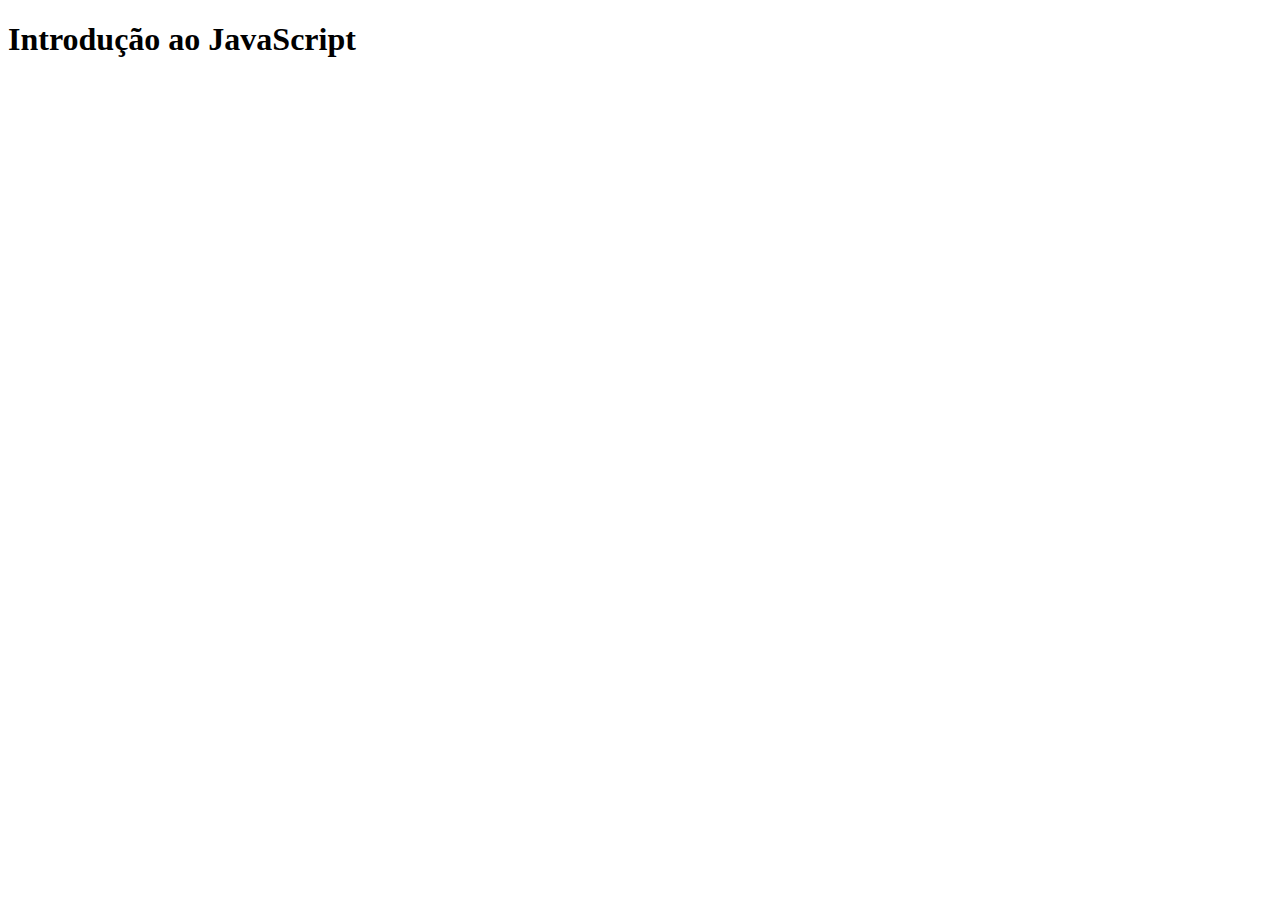
<file: exemplos/1_INTRODUÇÃO/index.html>
<!DOCTYPE html>
<html lang="pt-br">
<head>
    <meta charset="UTF-8">
    <meta name="viewport" content="width=device-width, initial-scale=1.0">
    <title>Introdução</title>
    <!-- Link para arquivo js -->
    <script src="script.js"></script>
</head>
<body>
    <!-- Programador: Ignácio/Valmir -->
    <h1>Introdução ao JavaScript</h1>

    <!-- Script escrito com html -->
    <script>
        console.log("Hello world!");
    </script>
</body>
</html>
</file>
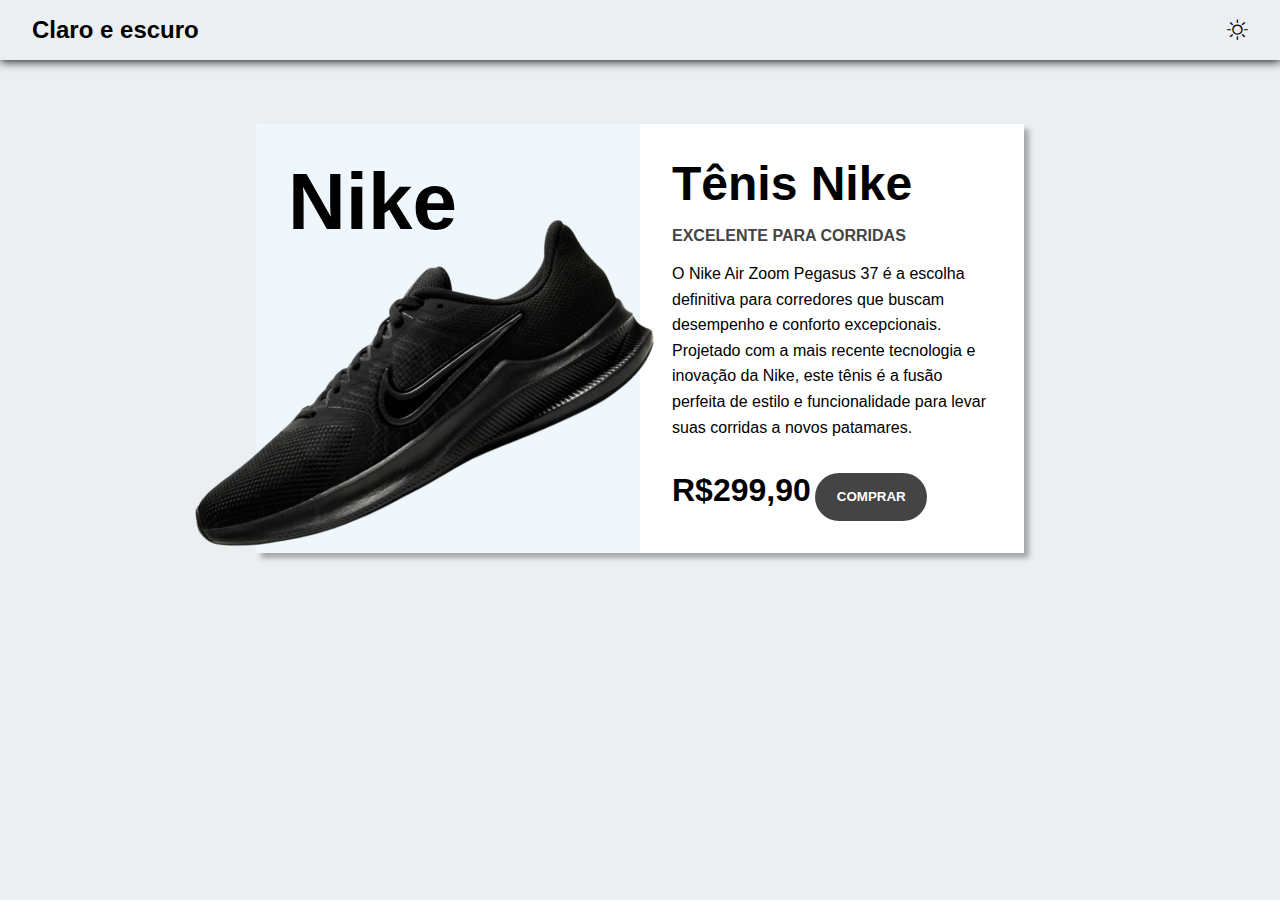
<file: exemplos/JS-light_dark (Alunos)/index.html>
<!DOCTYPE html>
<html lang="pt-br">
  <head>
    <meta charset="UTF-8" />
    <meta http-equiv="X-UA-Compatible" content="IE=edge" />
    <meta name="viewport" content="width=device-width, initial-scale=1.0" />
    <title>Modo escuro</title>

    <!-- Ícones (Bootstrap) -->
    <link rel="stylesheet" href="https://cdn.jsdelivr.net/npm/bootstrap-icons@1.10.5/font/bootstrap-icons.css">

    <!-- Estilo (Próprio) -->
    <link rel="stylesheet" href="css/styles.css" />

    <!-- Script (Próprio) -->
    <script src="js/scripts.js" defer></script>

  </head>
  <body>
    <header>
      <h2>Claro e escuro</h2>
      <div>
        <input type="checkbox" name="change-theme" id="change-theme" />
        <label for="change-theme">
          <i class="bi bi-sun"></i>
          <i class="bi bi-moon"></i
        ></label>
      </div>
    </header>
    <main>
      <div class="card">
        <div class="card-image">
          <span>Nike</span>
          <img src="img/tenis.png" alt="Tenis" />
        </div>
        <div class="card-details">
          <h2>Tênis Nike</h2>
          <p class="subtitle">Excelente para corridas</p>
          <p class="description">
            O Nike Air Zoom Pegasus 37 é a escolha definitiva para corredores que buscam desempenho e conforto excepcionais. Projetado com a mais recente tecnologia e inovação da Nike, este tênis é a fusão perfeita de estilo e funcionalidade para levar suas corridas a novos patamares.
          </p>
          <div class="price-container">
            <span class="price">R$299,90</span>
            <button class="btn">Comprar</button>
          </div>
        </div>
      </div>
    </main>
  </body>
</html>
</file>
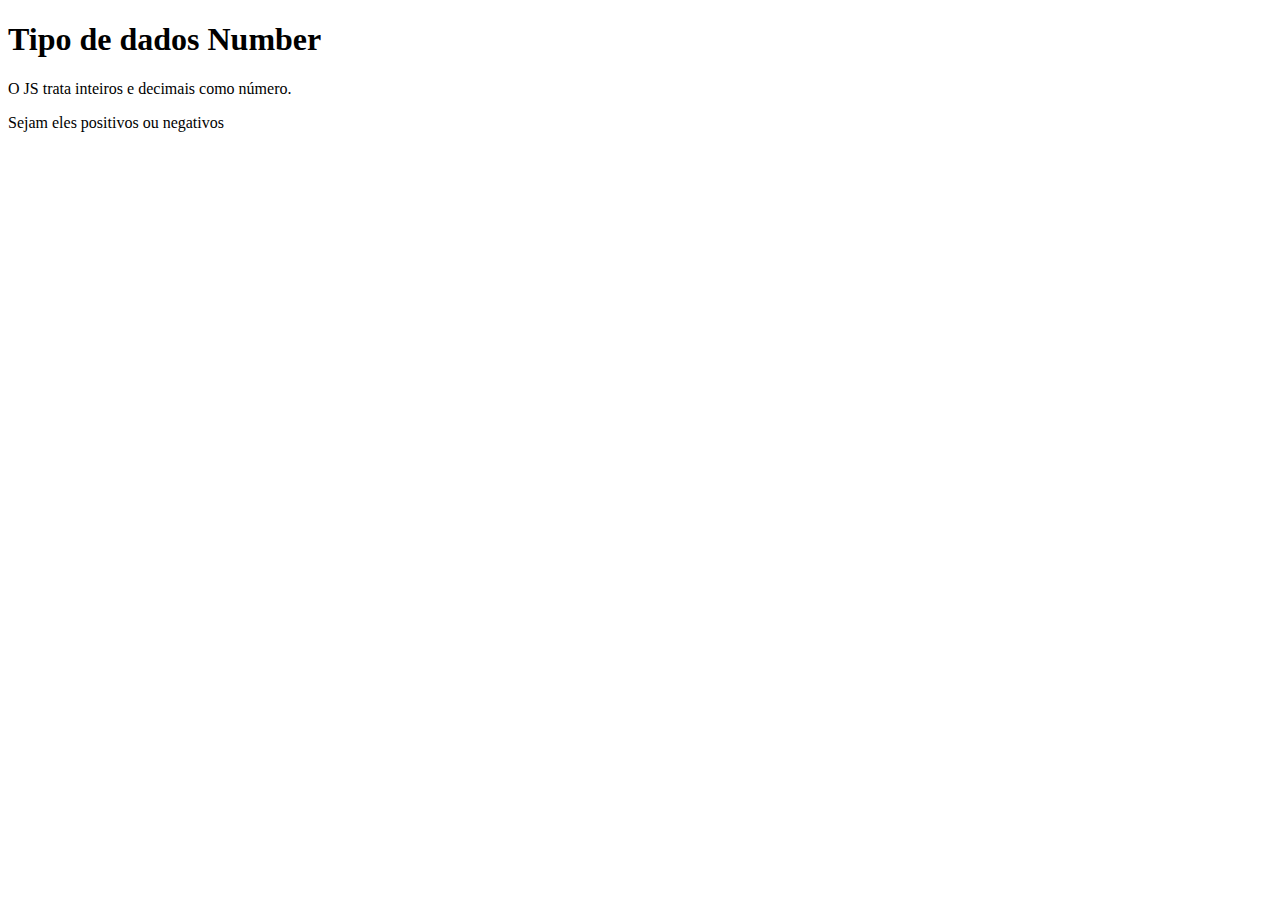
<file: exemplos/2_TIPOS_DE_DADOS/1_number/index.html>
<!DOCTYPE html>
<html lang="pt-br">
<head>
    <meta charset="UTF-8">
    <meta name="viewport" content="width=device-width, initial-scale=1.0">
    <title>Tipos de dados - Númericos</title>

    <script src="script.js"></script>
</head>
<body>
    <!-- Programador: Bruno Querino -->
    <h1>Tipo de dados Number</h1>
    <p>O JS trata inteiros e decimais como número.</p>
    <p>Sejam eles positivos ou negativos</p>
</body>
</html>
</file>
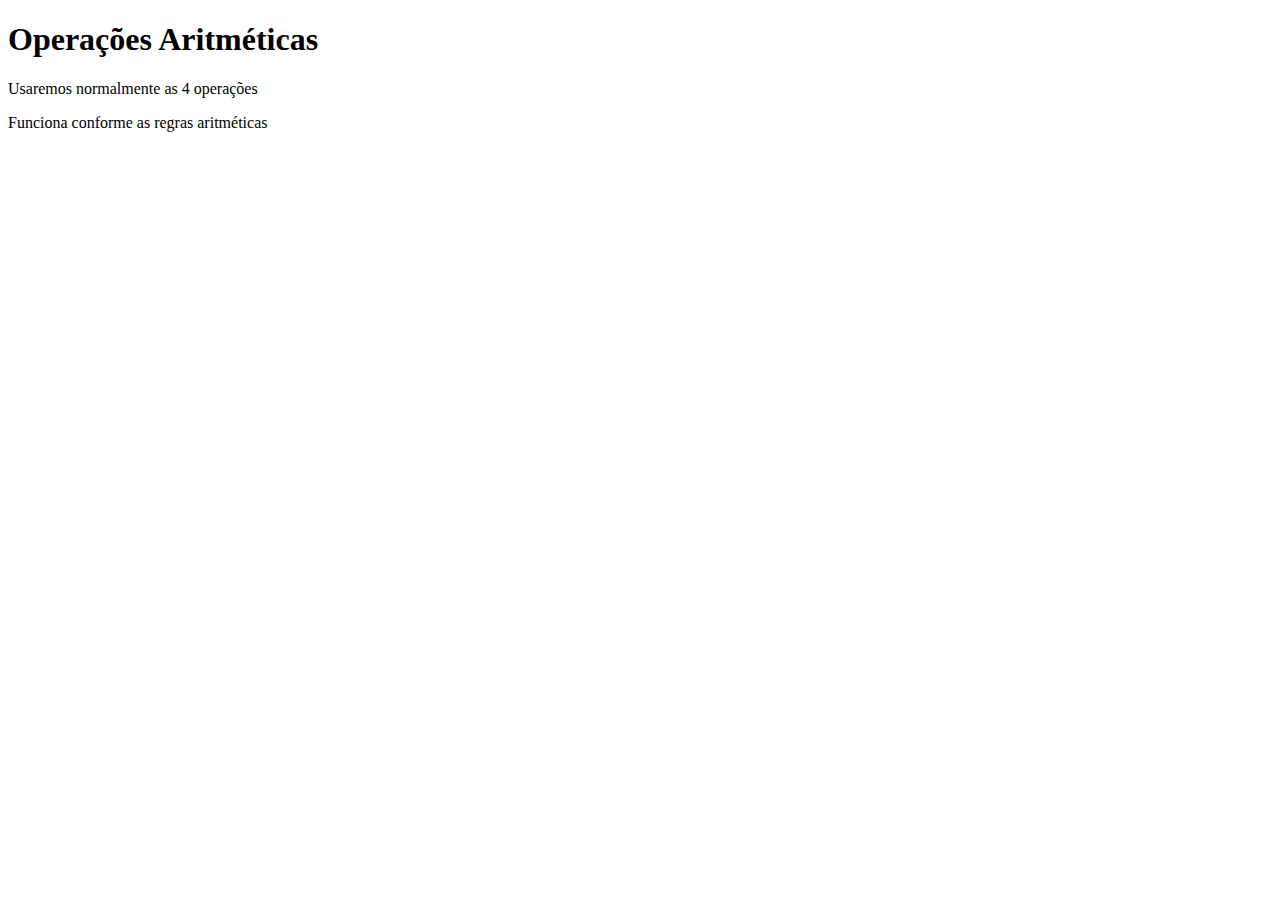
<file: exemplos/2_TIPOS_DE_DADOS/2_operacoes/index.html>
<!DOCTYPE html>
<html lang="pt-br">
<head>
    <meta charset="UTF-8">
    <meta name="viewport" content="width=device-width, initial-scale=1.0">
    <title>Operações Aritméticas</title>
    <script src="script.js"></script>
</head>
<body>
    <!-- Bruno Querino -->
    <h1>Operações Aritméticas</h1>
    <p>Usaremos normalmente as 4 operações</p>
    <p>Funciona conforme as regras aritméticas</p>    
</body>
</html>
</file>
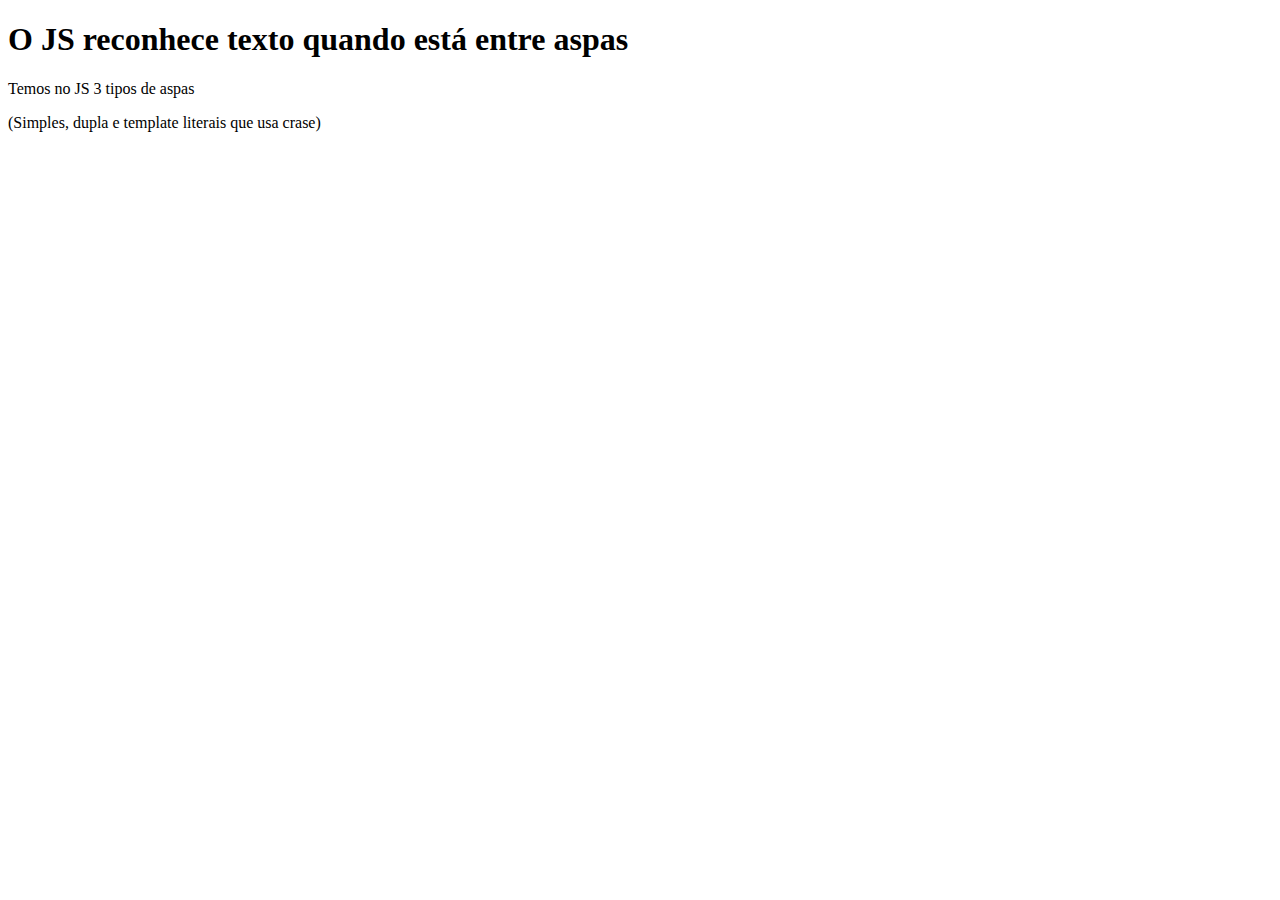
<file: exemplos/2_TIPOS_DE_DADOS/4_string/index.html>
<!DOCTYPE html>
<html lang="pt-br">
<head>
    <meta charset="UTF-8">
    <meta name="viewport" content="width=device-width, initial-scale=1.0">
    <title>Números especiais</title>
    <script src="scripit.js"></script>
</head>
<body>
    <!-- Bruno Querino -->
    <h1>O JS reconhece texto quando está entre aspas</h1>
    <p>Temos no JS 3 tipos de aspas</p>
    <p>(Simples, dupla e template literais que usa crase)</p>
    
</body>
</html>
</file>
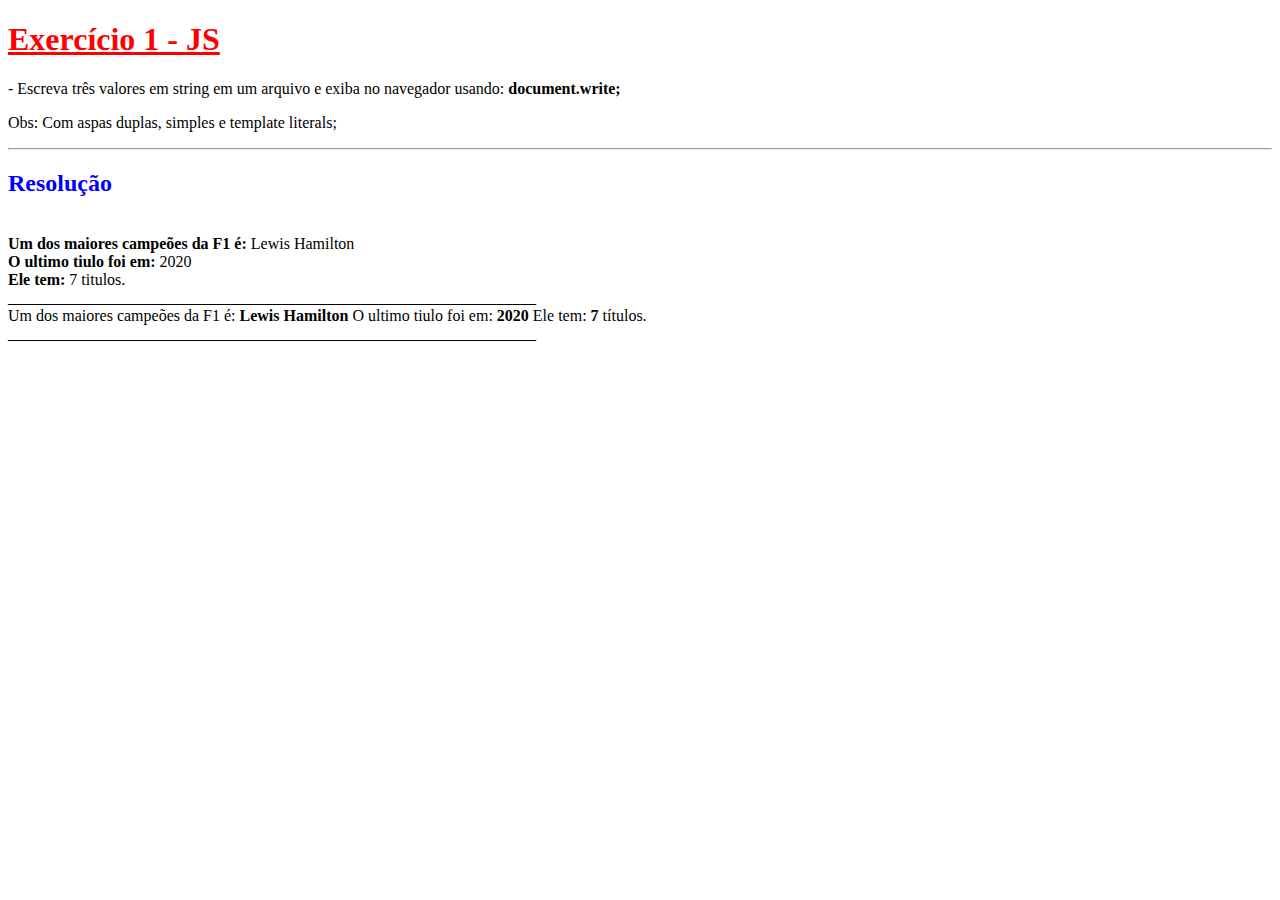
<file: exemplos/Exercícios JS/1_exercicio_JS_(Sintaxe)/index.html>
<!DOCTYPE html>
<html lang="pt-br">
<head>
  <meta charset="UTF-8">
  <title>Exercício 01 - JS</title>

</head>
<body>

  <h1 style="color: red;text-decoration: underline;">Exercício 1 - JS</h1>

  <p> - Escreva três valores em string em um arquivo e exiba no navegador usando: <strong>document.write;</strong></p>
  <p>Obs: Com aspas duplas, simples e template literals;</p>
  <hr>

  <!-- Link para JS -->
  <script src="scripts.js"></script>
</body>
</html>
</file>
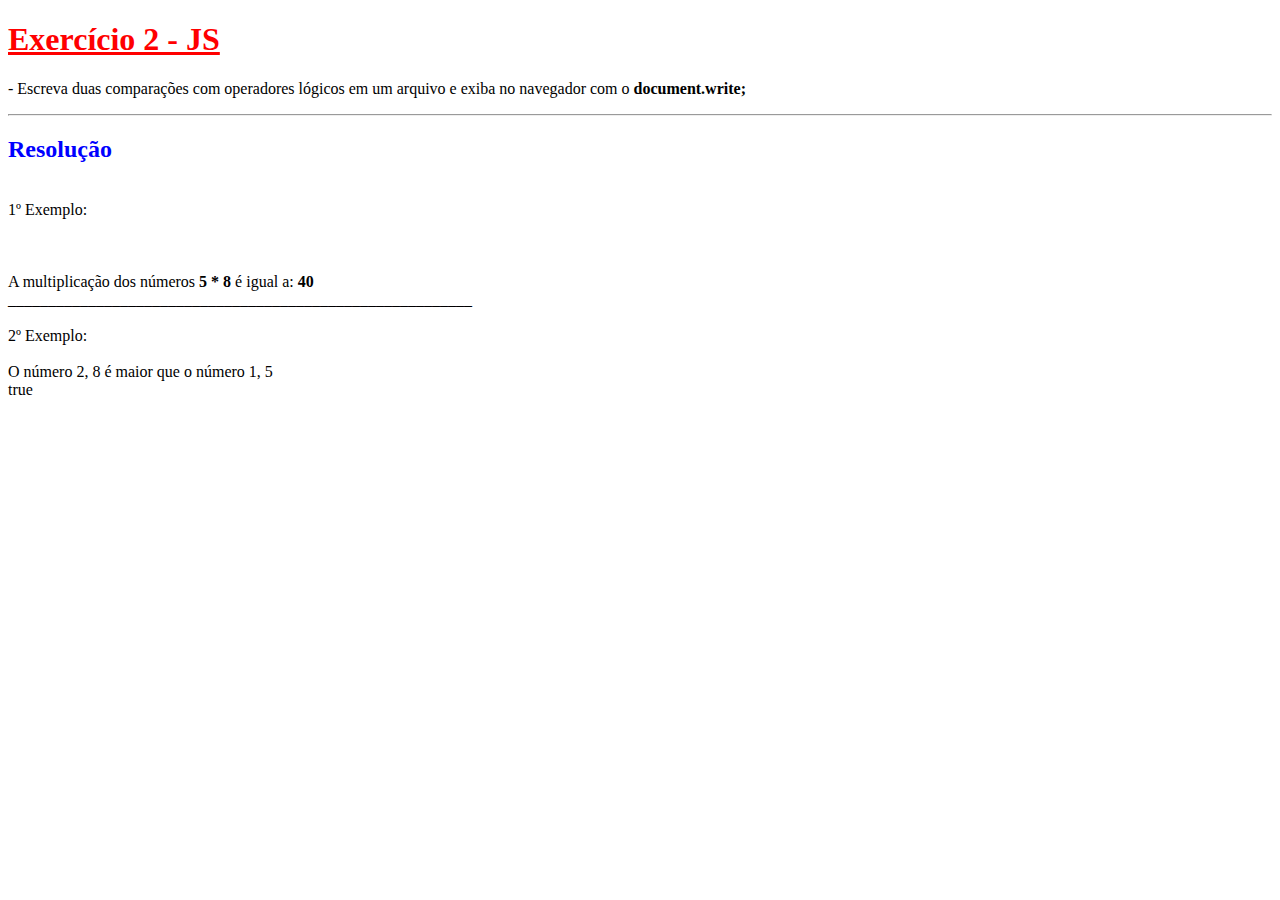
<file: exemplos/Exercícios JS/2_exercicio_JS_(Comparação)/index.html>
<!DOCTYPE html>
<html lang="pt-br">
<head>
  <meta charset="UTF-8">
  <title>Exercício 02 - JS</title>

</head>
<body>

  <h1 style="color: red;text-decoration: underline">Exercício 2 - JS</h1>

  <p> - Escreva duas comparações com operadores lógicos em um arquivo e exiba no navegador com o <strong>document.write;</strong></p>
  <hr>
  
  <!-- Link para JS -->
  <script src="scripts.js"></script>
</body>
</html>
</file>
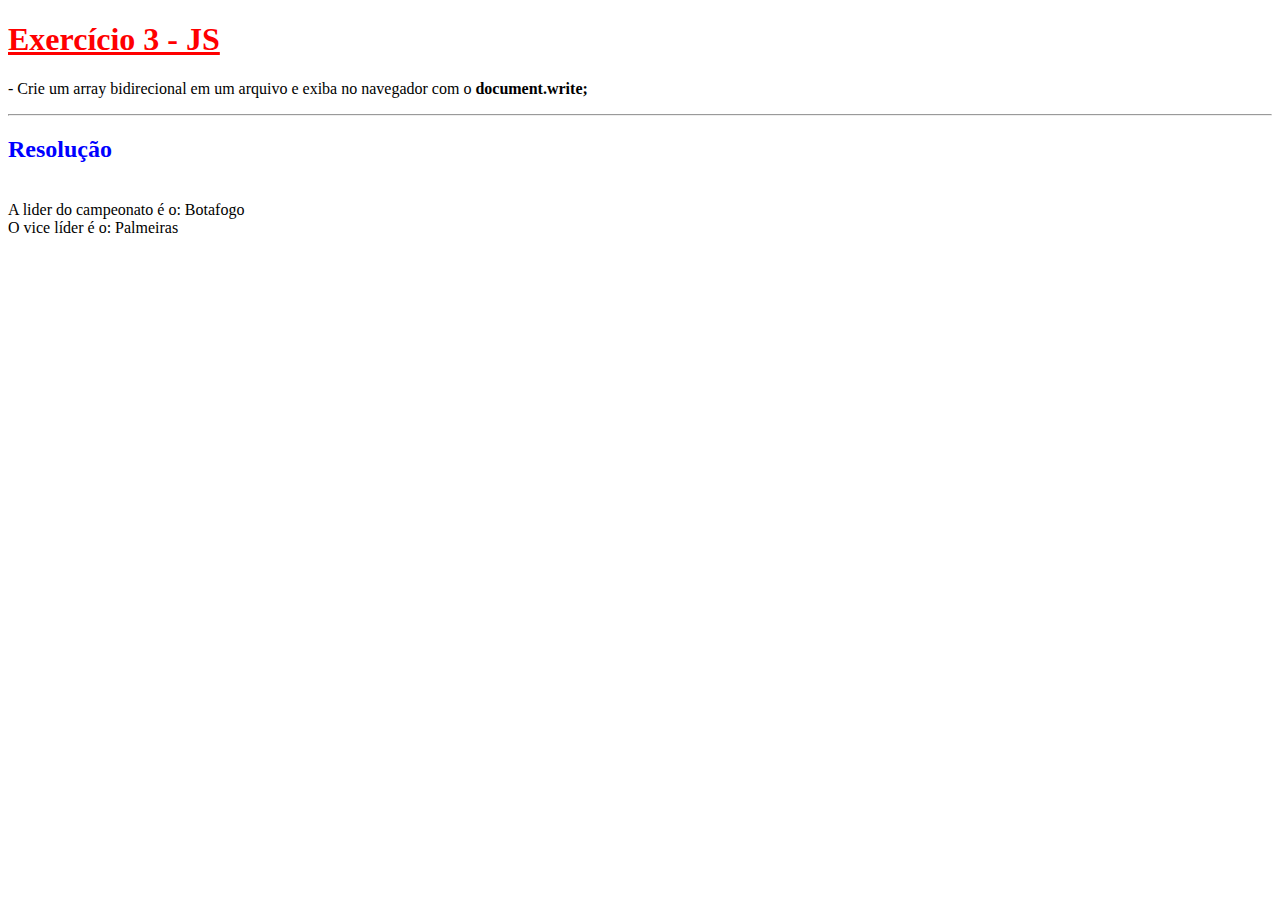
<file: exemplos/Exercícios JS/3_exercicio_JS_(Array bidirecional)/index.html>
<!DOCTYPE html>
<html lang="pt-br">
<head>
  <meta charset="UTF-8">
  <title>Exercício 03 - JS</title>

</head>
<body>

  <h1 style="color: red;text-decoration: underline">Exercício 3 - JS</h1>

  <p> - Crie um array bidirecional em um arquivo e exiba no navegador com o <strong>document.write;</strong></p>
  <hr>
  
  <!-- Link para JS -->
  <script src="scripts.js"></script>
</body>
</html>
</file>
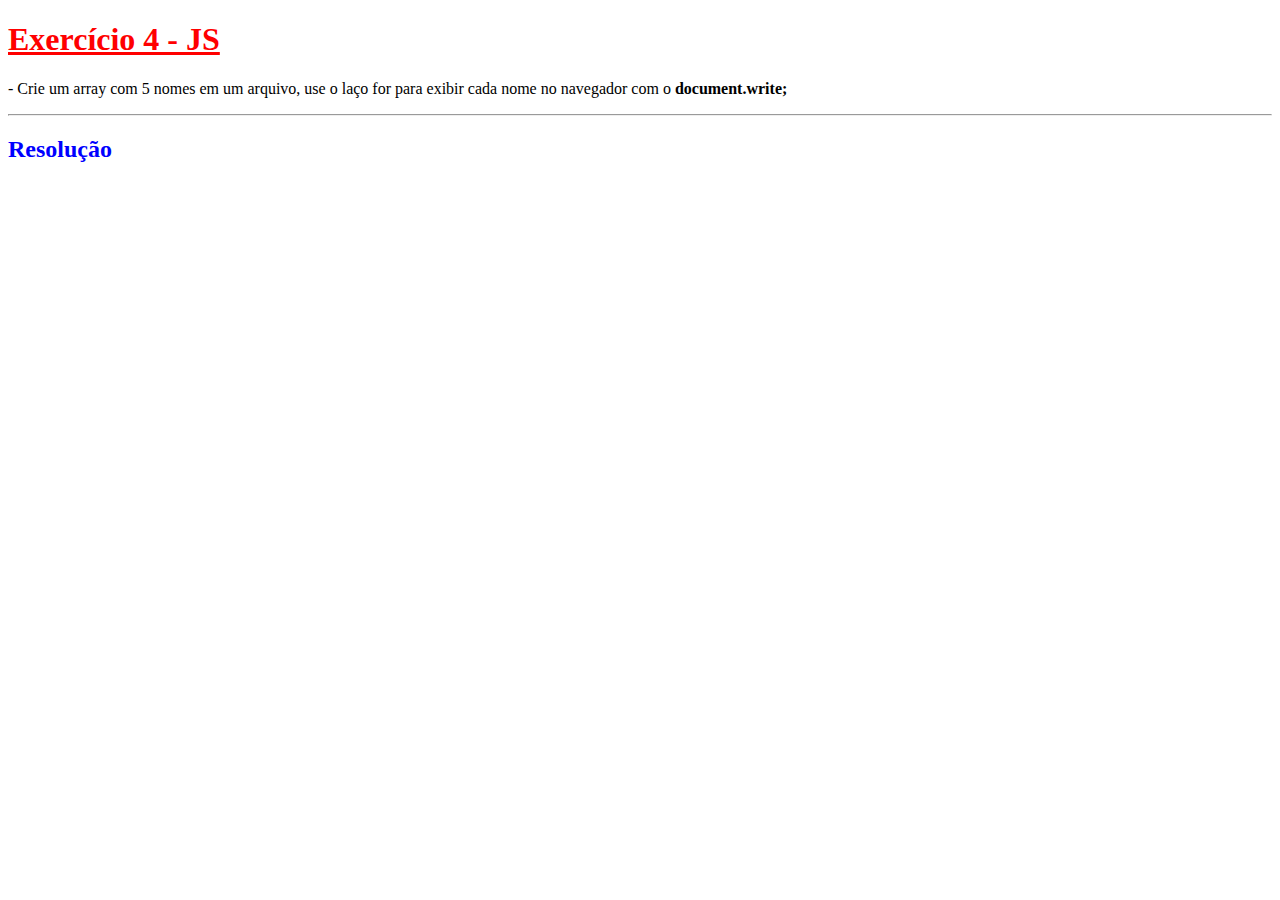
<file: exemplos/Exercícios JS/4_exercicio_JS_(Array e Loop)/index.html>
<!DOCTYPE html>
<html lang="pt-br">
<head>
  <meta charset="UTF-8">
  <title>Exercício 04 - JS</title>

</head>
<body>

  <h1 style="color: red;text-decoration: underline">Exercício 4 - JS</h1>

  <p> - Crie um array com 5 nomes em um arquivo, use o laço for para exibir cada nome no navegador com o <strong>document.write;</strong></p>
  <hr>
  
  <!-- Link para JS -->
  <script src="scripts.js"></script>
</body>
</html>
</file>
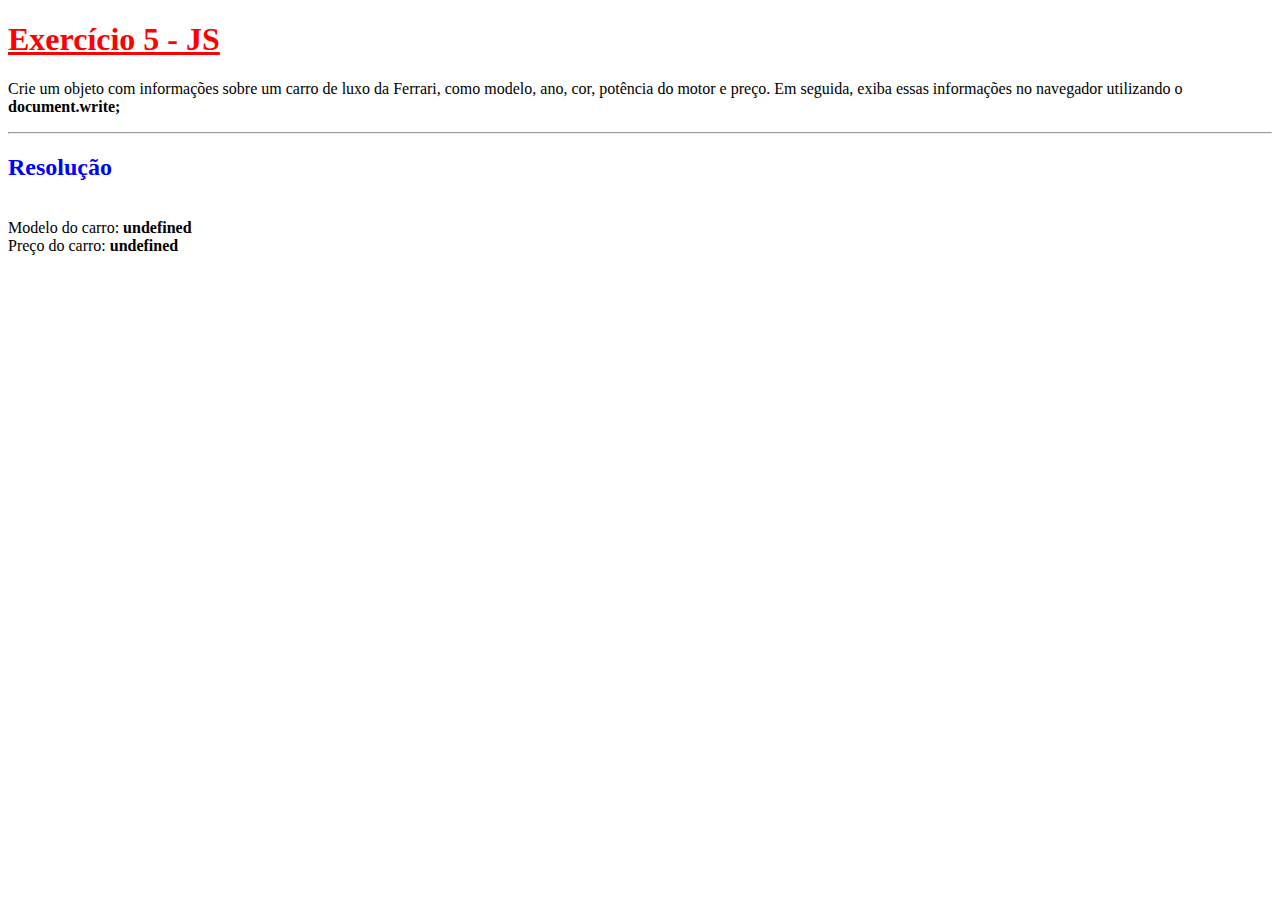
<file: exemplos/Exercícios JS/5_exercicio_JS_(Objeto)/index.html>
<!DOCTYPE html>
<html lang="pt-br">
<head>
  <meta charset="UTF-8">
  <title>Exercício 05 - JS</title>

</head>
<body>

  <h1 style="color: red;text-decoration: underline">Exercício 5 - JS</h1>

  <p>
    Crie um objeto com informações sobre um carro de luxo da Ferrari, como modelo, ano, cor, potência do motor e preço. Em seguida, exiba essas informações no navegador utilizando o <strong>document.write;</strong>
  </p>
  
  <hr>
  
  <!-- Link para JS -->
  <script src="scripts.js"></script>
</body>
</html>
</file>
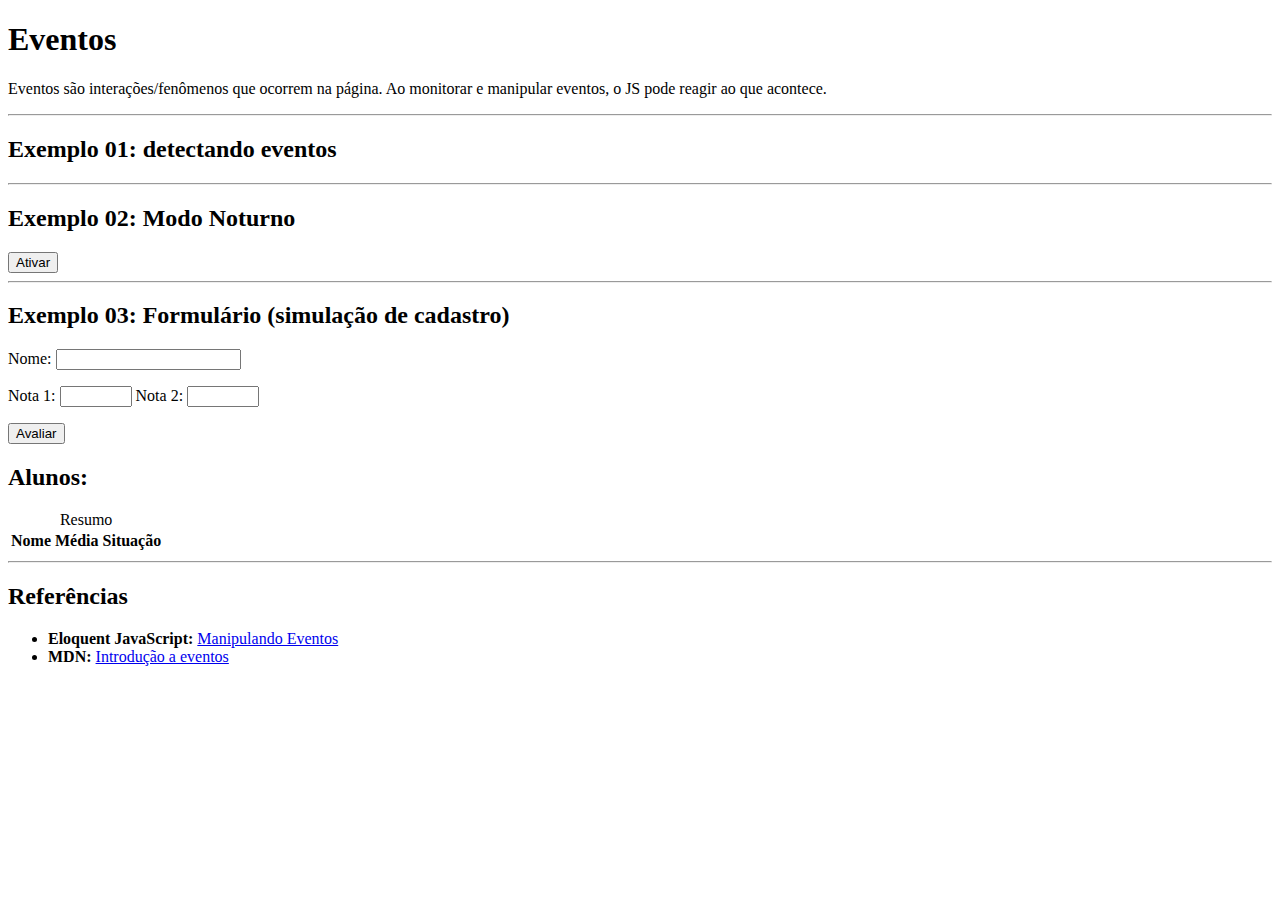
<file: exemplos/JavaScript 06_11_23/10c-Eventos/index.html>
<!DOCTYPE html>
<html lang="pt-br">
<head>
<meta charset="UTF-8">
<meta name="viewport" content="width=device-width, initial-scale=1.0">
<title>JavaScript - Eventos</title>
<style>
img { max-width: 100%; }
.destaque { 
    background-color: yellow;
    color: red; font-weight: bold;
    border: solid 1px;
    padding: 2px;
}

.modo-noturno {
    background-color: black;
    color: white;
}
</style>
</head>
<body>
    <h1>Eventos</h1>
    <p>Eventos são interações/fenômenos que ocorrem na página. Ao monitorar e manipular eventos, o JS pode reagir ao que acontece.</p>
    <hr>
<!-- _______________________________________________________________________ -->

    <h2 id="subtitulo-exemplo01">Exemplo 01: detectando eventos</h2>
    <p id="mensagem"></p>

    <hr>
<!-- _______________________________________________________________________ -->

    <h2>Exemplo 02: Modo Noturno</h2>
    <button id="noturno">Ativar</button>  

    <hr>
<!-- _______________________________________________________________________ -->

    <h2>Exemplo 03: Formulário (simulação de cadastro)</h2>
    <form action="" method="post" id="cadastro">
        <p>
            <label for="nome">Nome:</label>
            <input type="text" id="nome" required>
        </p>
        <p>
            <label for="nota1">Nota 1:</label>
            <input type="number" id="nota1" min="0" max="10" step="0.1" required>
            <label for="nota2">Nota 2:</label>
            <input type="number" id="nota2" min="0" max="10" step="0.1" required>
        </p>
        <button id="avaliar">Avaliar</button>
    </form>
	
    <section>
        <h2>Alunos:</h2>
        
        <table>
            <caption>Resumo</caption>

            <thead> <!-- table head -->
                <tr> <!-- table row -->
                    <th>Nome</th> <!-- table heading -->
                    <th>Média</th>
                    <th>Situação</th>
                </tr>
            </thead>

            <tbody> <!-- table body -->
                <!-- As linhas/células de conteúdo
                serão geradas dinamicamente, via JS -->
            </tbody>
        </table>        

    </section>

    <hr>
<!-- _______________________________________________________________________ -->

    <h2>Referências</h2>
    <ul>
        <li><b>Eloquent JavaScript:</b> 
			<a href="https://github.com/braziljs/eloquente-javascript/blob/master/chapters/14-manipulando-eventos.md" target="_blank">
			Manipulando Eventos</a>
		</li>
        <li><b>MDN:</b> 
			<a href="https://developer.mozilla.org/pt-BR/docs/Aprender/JavaScript/Elementos_construtivos/Events" target="_blank">
			Introdução a eventos
			</a>
		</li>
    </ul>

    <script src="eventos.js"></script>

</body>
</html>
</file>
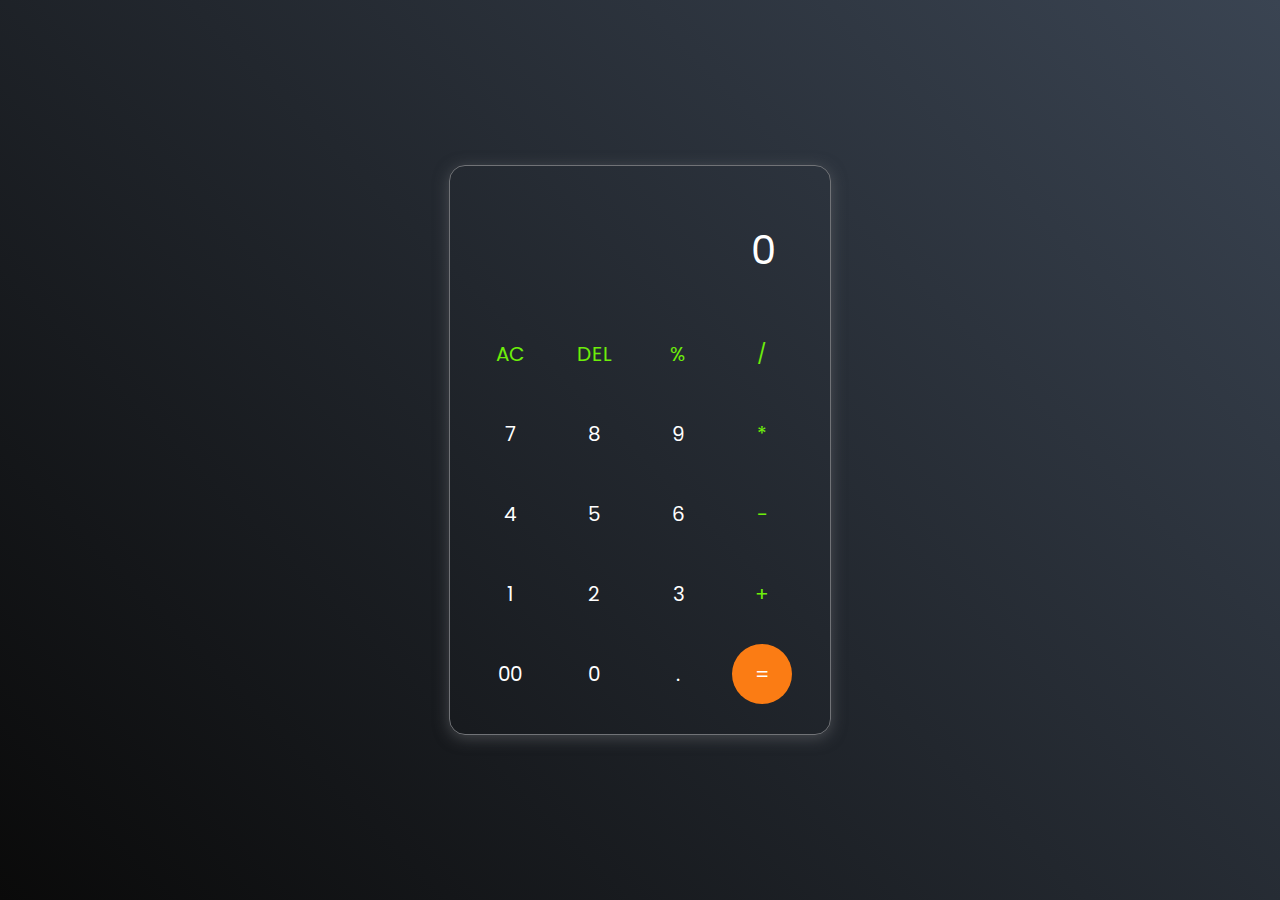
<file: exemplos/JavaScript 06_11_23/Calculadora dark/index.html>
<!DOCTYPE html>
<html lang="pt-br">
  <head>
    <meta charset="UTF-8" />
    <meta http-equiv="X-UA-Compatible" content="IE=edge" />
    <meta name="viewport" content="width=device-width, initial-scale=1.0" />
    <title>Calculadora dark</title>

    <!-- Estilos -->
    <link rel="stylesheet" href="style.css" />
  </head>
  <body>
    <div class="container">
      <div class="calculator">
        <input type="text" id="inputBox" placeholder="0" />
        <div>
          <button class="button operator">AC</button>
          <button class="button operator">DEL</button>
          <button class="button operator">%</button>
          <button class="button operator">/</button>
        </div>
        <div>
          <button class="button">7</button>
          <button class="button">8</button>
          <button class="button">9</button>
          <button class="button operator">*</button>
        </div>
        <div>
          <button class="button">4</button>
          <button class="button">5</button>
          <button class="button">6</button>
          <button class="button operator">-</button>
        </div>
        <div>
          <button class="button">1</button>
          <button class="button">2</button>
          <button class="button">3</button>
          <button class="button operator">+</button>
        </div>

        <div>
          <button class="button">00</button>
          <button class="button">0</button>
          <button class="button">.</button>
          <button class="button equalBtn">=</button>
        </div>
      </div>
    </div>

    <!-- Link para JS -->
    <script src="script.js"></script>
  </body>
</html>
</file>
<file: exemplos/JS-light_dark (Alunos)/css/styles.css>
/* Digitar CSS aqui */
* {
    font-family: Helvetica;
    padding: 0;
    margin: 0;
    box-sizing: border-box;
}
html,
body {
    height: 100%;
    background-color: #eceff1;
    transition: 0.3s;
}

/*Corpo*/

input[type="checkbox"] {
    display: none;
}

.bi {
    font-size: 1.3rem;
    cursor: pointer;
}

.bi-moon {
    display: none;
}

header {
    display: flex;
    justify-content: space-between;
    align-items: center;
    background-color: #eceff1;
    box-shadow: 0.5px 0.5px 10px 0.5px #000;
    padding: 1rem 2rem;
    position: relative;
}
main {
    display: flex;
    justify-content: center;
}
.card {
    margin-top: 4rem;
    display: flex;
    width: 60%;
    background-color: white;
    box-shadow: 5px 5px 5px 0px rgba(0,0,0,0.3);
}

.card-image {
    padding: 2rem;
    width: 50%;
    position: relative;
    background-color: #eff7fc;
    overflow: visible;
}

.card-image span {
    font-size: 5rem;
    font-weight: 900;
}

.card img {
    width: 130%;
    transform: rotate(-25deg);
    position: absolute;
    right: -1rem;
    top: 10rem;
}
.card-details {
    width: 50%;
    padding: 2rem;
}

.card-details h2 {
    font-size: 3rem;
    margin-bottom: 1rem;
}
.subtitle {
    color: #444;
    text-transform: uppercase;
    font-weight: bold;
    margin-bottom: 1rem;
}

.description {
    line-height: 1.6rem;
    margin-bottom: 2rem;
}

.price-containe {
    display: flex;
    justify-content: space-between;
}

.price {
    font-weight: 900;
    font-size: 2rem;
}

.btn {
    background-color: #444;
    width: 7rem;
    height: 3rem;
    border: none;
    border-radius: 3rem;
    color: white;
    font-weight: bold;
    text-transform: uppercase;
    cursor: pointer;
}

.btn:hover {
    background-color: #555;
}

/* Tema escuro */
.dark, .dark header {
    background-color: #263238;
    color: #fff;
}

.dark .bi-sun {
    display: none;
}

.dark .bi-moon {
    display: block;
}

.dark .card {
    background-color: #37474f;
}

.dark .card-image {
    background-color: #273035;
}

.dark .subtitle {
    color: #67b4f3;
}

.dark .description {
    color: #2196f3;
}

.dark .btn {
    background-color: #67b4f3;
}

.dark .btn:hover {
    background-color: #3d8bcb;
}

/* Responsividade */

@media screen and (max-width: 992px) {
    .card {
        width: 90%;
        flex-direction: column;
    }

    .card-image {
        width: 100%;
    }

    .card-image img {
        width: 100%;
        transform: rotate(0deg);
        position: relative;
        right: 0;
        top: 0;
    }

    .card-details{
        width: 100%;
    }
}
</file>
<file: exemplos/JavaScript 06_11_23/Calculadora dark/style.css>
/* Importa a fonte 'Poppins' com peso 500 do Google Fonts. */
@import url('https://fonts.googleapis.com/css2?family=Poppins:wght@500&display=swap');

/* Digite o CSS aqui */
* {
    margin: 0;
    padding: 0;
    box-sizing: border-box;
    font-family: 'Poppins', sans-serif;
}

body {
    width: 100%;
    height: 100vh;
    display: flex;
    justify-content: center;
    align-items: center;
    background: linear-gradient(45deg, #0a0a0a, #3a4452);
}

.calculator {
    border: 1px solid #717377;
    padding: 20px;
    border-radius: 16px;
    background: transparent;
    box-shadow: 0px 3px 15px rgba(113, 115, 119, 0.5);
}

input {
    width: 320px;
    border: none;
    padding: 24px;
    margin: 10px;
    background: transparent;
    box-shadow: 0px 3px 15px rgbs(84,84,84, 0.1);
    font-size: 40px;
    text-align: right;
    cursor: pointer;
    color: white;
}

input::placeholder {
    color: white;
}
button {
    border: none;
    width: 60px;
    height: 60px;
    margin: 10px;
    border-radius: 50%;
    background: transparent;
    color: white;
    font-size: 20px;
    box-shadow: -8px,-8px 15px rgba(255, 255, 255, 0.1);
    cursor: pointer;
}

.equalBtn {
    background-color: #fb7c14;
}

.operator {
    color: #6dee0a;
}
</file>
